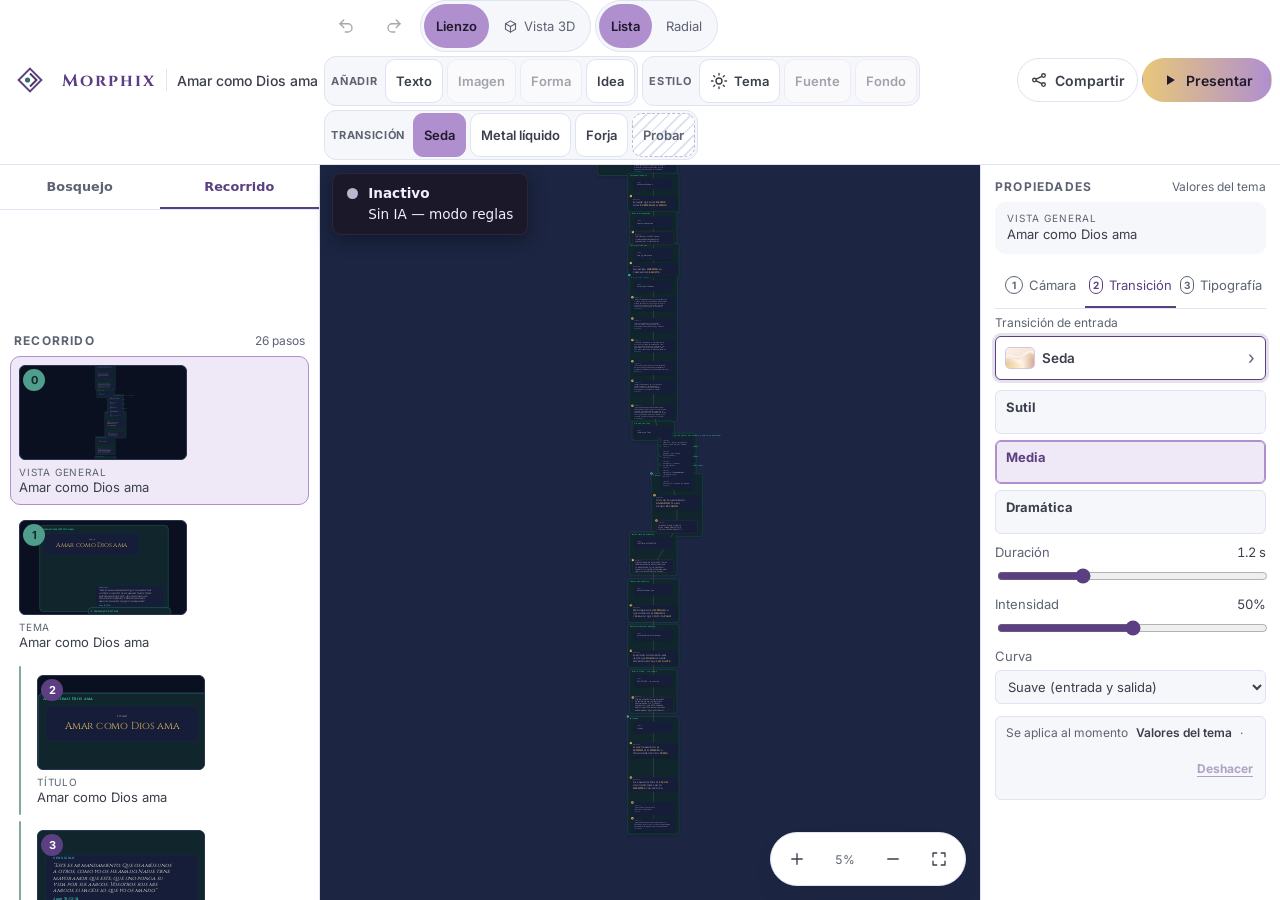
<file: index.html>
<!doctype html>
<html lang="es">
  <head>
    <meta charset="UTF-8" />
    <meta name="viewport" content="width=device-width, initial-scale=1.0, viewport-fit=cover" />
    <title>Morphix Presentation</title>
    <script type="module" crossorigin src="/assets/index-Cef36EdF.js"></script>
    <link rel="stylesheet" crossorigin href="/assets/index-D2eHSy5h.css">
  </head>
  <body>
    <div id="root"></div>
  </body>
</html>
</file>
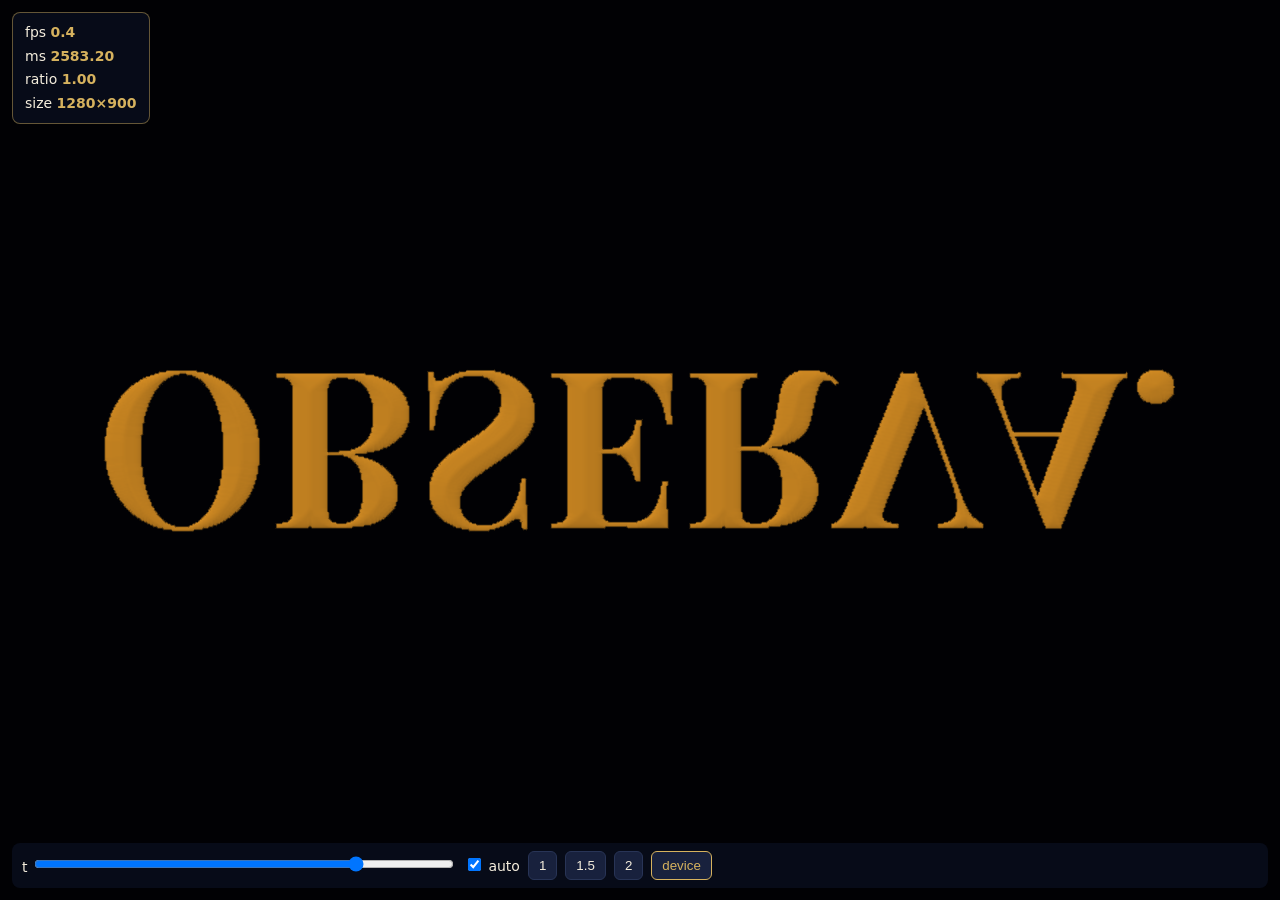
<file: prueba-shader/index.html>
<!doctype html>
<html lang="es">
  <head>
    <meta charset="UTF-8" />
    <meta name="viewport" content="width=device-width, initial-scale=1, viewport-fit=cover" />
    <link rel="icon" href="data:," />
    <title>metal-shader-0</title>
    <style>
      html,
      body {
        margin: 0;
        height: 100%;
        background: #0b1020;
        color: #f4eddd;
        font:
          14px/1.4 ui-sans-serif,
          system-ui,
          sans-serif;
      }
      #root {
        position: fixed;
        inset: 0;
      }
      #root canvas {
        display: block;
        width: 100%;
        height: 100%;
      }
      #hud {
        position: fixed;
        top: 12px;
        left: 12px;
        z-index: 2;
        display: grid;
        gap: 4px;
        padding: 10px 12px;
        background: rgba(11, 16, 32, 0.72);
        border: 1px solid rgba(214, 178, 94, 0.45);
        border-radius: 8px;
      }
      #hud b {
        font-variant-numeric: tabular-nums;
        color: #d6b25e;
      }
      #bar {
        position: fixed;
        left: 12px;
        right: 12px;
        bottom: 12px;
        z-index: 2;
        display: flex;
        flex-wrap: wrap;
        gap: 8px;
        align-items: center;
        padding: 8px 10px;
        background: rgba(11, 16, 32, 0.72);
        border-radius: 8px;
      }
      button {
        background: #18213d;
        color: #f4eddd;
        border: 1px solid #283456;
        border-radius: 6px;
        padding: 6px 10px;
      }
      button[aria-pressed='true'] {
        border-color: #d6b25e;
        color: #d6b25e;
      }
      input[type='range'] {
        width: min(420px, 60vw);
      }
    </style>
    <script type="module" crossorigin src="./assets/probe-DKAzV_KY.js"></script>
    <link rel="modulepreload" crossorigin href="./assets/opentype-CkibRBCm.js">
  </head>
  <body>
    <div id="root" data-testid="metal-shader"></div>
    <div id="hud">
      <div>fps <b id="fps">–</b></div>
      <div>ms <b id="ms">–</b></div>
      <div>ratio <b id="ratio">–</b></div>
      <div>size <b id="size">–</b></div>
    </div>
    <div id="bar">
      <label>t <input id="t" type="range" min="0" max="1" step="0.001" value="0" /></label>
      <label><input id="loop" type="checkbox" checked /> auto</label>
      <button type="button" data-pr="1">1</button>
      <button type="button" data-pr="1.5">1.5</button>
      <button type="button" data-pr="2">2</button>
      <button type="button" data-pr="device" aria-pressed="true">device</button>
    </div>
  </body>
</html>
</file>
<file: assets/index-D2eHSy5h.css>
:root,[data-theme=noche]{color-scheme:dark;--mx-bg: #0b1020;--mx-surface: #111830;--mx-raised: #18213d;--mx-border: #283456;--mx-text: #f4eddd;--mx-text-muted: #b9b2a2;--mx-accent: #d6b25e;--mx-accent-strong: #e9cb83;--mx-on-accent: #1a1405;--mx-secondary: #3db5a6;--mx-tertiary: #d0708a;--mx-frame-topic: #10262c;--mx-frame-subtopic: #161d38;--mx-grid: #1c2541}[data-theme=marfil]{color-scheme:light;--mx-bg: #f6f0e3;--mx-surface: #fffbf2;--mx-raised: #efe6d2;--mx-border: #d3c5a8;--mx-text: #141a2e;--mx-text-muted: #4e546a;--mx-accent: #7a5a12;--mx-accent-strong: #5e450c;--mx-on-accent: #fffbf2;--mx-secondary: #1e6e66;--mx-tertiary: #7c2d42;--mx-frame-topic: #e2eee9;--mx-frame-subtopic: #fffdf7;--mx-grid: #e4d9c2}@font-face{font-family:Mx Cinzel;src:url(/fonts/Cinzel.ttf) format("truetype");font-display:swap}@font-face{font-family:Mx Cormorant;src:url(/fonts/CormorantGaramond.ttf) format("truetype");font-display:swap}@font-face{font-family:Mx Inter;src:url(/fonts/Inter.ttf) format("truetype");font-display:swap}@font-face{font-family:Mx Playfair;src:url(/fonts/PlayfairDisplay.ttf) format("truetype");font-display:swap}@font-face{font-family:Mx Montserrat;src:url(/fonts/Montserrat.ttf) format("truetype");font-display:swap}@font-face{font-family:Mx Lora;src:url(/fonts/Lora.ttf) format("truetype");font-display:swap}@font-face{font-family:Mx Bebas;src:url(/fonts/BebasNeue-Regular.ttf) format("truetype");font-display:swap}@font-face{font-family:Mx Merriweather;src:url(/fonts/Merriweather.ttf) format("truetype");font-display:swap}:root{--ui-bg: #ffffff;--ui-bg-2: #f6f7fb;--ui-line: #dfe3f2;--ui-active: #b08fcf;--ui-active-soft: #efe8f6;--ui-on-active: #1f1a2b;--ui-primary: #5b3f82;--ui-primary-strong: #4a3270;--ui-on-primary: #ffffff;--ui-text: #3a3f4b;--ui-text-muted: #5d6373;--ui-gold: #d9b56a;--ui-gold-soft: #f7efdc;--ui-on-gold: #2a2110;--ui-success: #4f9d8c;--ui-success-text: #2f6e60;--ui-on-success: #0f2a24;--ui-error: #c4607a;--ui-error-text: #9a3a54;--ui-error-bg: #faedf1;--ui-warning: #c99a5b;--ui-warning-text: #8a5f25;--ui-shadow: 0 12px 32px -18px rgb(43 33 70 / .35);--ui-presentar: linear-gradient(90deg, #e8c77a, #b08fcf);--pr-bg: #0f0d16;--pr-panel: #1c1828;--pr-border: #2c2540;--pr-gold: #e8c77a;--pr-lavender: #b08fcf;--pr-text: #f3eefb;--pr-text-muted: #bdb4cf;--pr-on-gold: #1f1a2b;--doc-bg: var(--mx-bg);--doc-surface: var(--mx-surface);--doc-raised: var(--mx-raised);--doc-border: var(--mx-border);--doc-text: var(--mx-text);--doc-text-muted: var(--mx-text-muted);--doc-accent: var(--mx-accent);--doc-accent-strong: var(--mx-accent-strong);--doc-on-accent: var(--mx-on-accent);--doc-secondary: var(--mx-secondary);--doc-tertiary: var(--mx-tertiary);--mx-radius: 10px;--mx-radius-sm: 6px;--mx-topbar-h: 56px;--mx-sidebar-w: 320px;--mx-props-w: 300px;--mx-host-inset: 0px;--mx-inset-bottom: max(env(safe-area-inset-bottom, 0px), var(--mx-host-inset, 0px));--mx-ui-font: "Mx Inter", system-ui, sans-serif;font-family:var(--mx-ui-font);background:var(--mx-bg);color:var(--mx-text)}*{box-sizing:border-box}html,body,#root{margin:0;height:100%;height:100dvh;overflow:hidden;overscroll-behavior:none}button,input,select{font:inherit;color:inherit}button{cursor:pointer}button:disabled{cursor:not-allowed;opacity:.45}:focus-visible{outline:2px solid var(--mx-accent);outline-offset:2px}.mx-app{display:grid;position:relative;grid-template-columns:var(--mx-sidebar-w) minmax(0,1fr) var(--mx-props-w);grid-template-rows:calc(var(--mx-topbar-h) + env(safe-area-inset-top,0px)) minmax(0,1fr);grid-template-areas:"top top top" "side stage props";height:100%;height:100dvh;min-height:0;padding-bottom:var(--mx-inset-bottom)}.mx-topbar{grid-area:top;position:absolute;top:0;right:0;left:0;z-index:46;display:flex;flex-wrap:wrap;align-items:center;gap:6px;max-width:100%;height:auto;min-height:calc(var(--mx-topbar-h) + env(safe-area-inset-top,0px));padding:env(safe-area-inset-top,0px) max(8px,env(safe-area-inset-right,0px)) 4px max(8px,env(safe-area-inset-left,0px));background:var(--mx-surface);border-bottom:1px solid var(--mx-border)}.mx-brand{display:flex;align-items:center;gap:10px;min-width:0}.mx-brand-lockup{display:flex;flex-direction:column;justify-content:center;min-width:0}.mx-wordmark{font-family:Mx Cinzel,serif;font-weight:700;letter-spacing:.12em;color:var(--mx-accent);font-size:17px;flex-shrink:0;white-space:nowrap}.mx-save-status{font-family:Mx Inter,sans-serif;font-size:10px;font-weight:600;letter-spacing:0;line-height:1.1;color:var(--ui-success-text);white-space:nowrap}.mx-save-status[data-state=saving]{color:var(--ui-text-muted)}.mx-doc-title{margin:0;font-size:14px;font-weight:500;white-space:nowrap;overflow:hidden;text-overflow:ellipsis}.mx-divider{width:1px;height:22px;background:var(--mx-border)}.mx-toolbar,.mx-actions,.mx-group,.mx-file-actions{display:flex;flex-wrap:wrap;align-items:center;gap:4px;max-width:100%}.mx-toolbar{flex:1 1 240px;min-width:min(100%,240px)}.mx-actions{justify-content:flex-end;margin-left:auto}.mx-icon-btn{display:inline-grid;place-items:center;width:44px;height:44px;border-radius:var(--mx-radius-sm);border:1px solid transparent;background:none}.mx-icon-btn:not(:disabled):hover{background:var(--mx-raised);border-color:var(--mx-border)}.mx-btn{display:inline-flex;align-items:center;justify-content:center;gap:7px;height:44px;min-height:44px;padding:0 12px;border-radius:999px;border:1px solid var(--mx-border);background:var(--mx-raised);font-size:14px;font-weight:600}.mx-tool{display:inline-flex;align-items:center;justify-content:center;gap:6px;min-width:44px;min-height:44px;height:44px;padding:0 10px;border-radius:10px;border:1px solid var(--ui-line);background:var(--ui-bg);color:var(--ui-text);font-size:13px;font-weight:600;line-height:1.1}.mx-tool[aria-pressed=true]{background:var(--ui-active);border-color:var(--ui-active);color:var(--ui-on-active)}.mx-group{padding:2px;border:1px solid var(--ui-line);border-radius:12px;background:var(--ui-bg-2)}.mx-group-label{padding:0 4px;font-size:11px;font-weight:700;letter-spacing:.06em;text-transform:uppercase;color:var(--ui-text-muted)}.mx-soon,.mx-menu,.mx-mas{position:relative}.mx-pop{position:fixed;top:calc(var(--mx-bar-bottom, 56px) + 6px);left:max(8px,env(safe-area-inset-left,0px));z-index:47;display:grid;gap:6px;width:min(280px,calc(100vw - max(8px,env(safe-area-inset-left,0px)) - max(8px,env(safe-area-inset-right,0px)) - 8px));max-height:calc(100dvh - var(--mx-bar-bottom, 56px) - var(--mx-inset-bottom, 0px) - 12px);overflow:auto;overscroll-behavior:contain;padding:8px;border-radius:12px;background:var(--ui-bg);border:1px solid var(--ui-line);box-shadow:var(--ui-shadow)}.mx-file-actions{display:grid;width:100%}.mx-file-actions .mx-tool,.mx-mas-panel .mx-tool{width:100%;justify-content:flex-start}.mx-menu-error{margin:0;color:var(--ui-error-text);font-size:13px}.mx-dialog-back{position:fixed;z-index:70;inset:0;bottom:var(--mx-inset-bottom, 0px);display:grid;place-items:center;padding:max(12px,env(safe-area-inset-top,0px)) max(12px,env(safe-area-inset-right,0px)) 12px max(12px,env(safe-area-inset-left,0px));background:#1f1a2b52}.mx-dialog{width:min(420px,100%);max-height:100%;overflow:auto;padding:16px;border-radius:12px;background:var(--ui-bg);color:var(--ui-text);border:1px solid var(--ui-line);box-shadow:var(--ui-shadow)}.mx-dialog h2{margin:0 0 8px;font-size:16px}.mx-dialog p,.mx-dialog li{font-size:14px;line-height:1.4}.mx-contextbar{position:fixed;z-index:32;display:flex;flex-wrap:wrap;gap:4px;width:max-content;max-width:calc(100vw - env(safe-area-inset-left,0px) - env(safe-area-inset-right,0px) - 16px);padding:6px;border-radius:12px;background:var(--ui-bg);color:var(--ui-text);border:1px solid var(--ui-line);box-shadow:var(--ui-shadow)}.mx-btn-ghost{background:none}.mx-btn-primary{background:var(--mx-accent);border-color:var(--mx-accent);color:var(--mx-on-accent);padding:0 18px}.mx-btn-primary:hover{background:var(--mx-accent-strong)}.mx-seg{display:inline-flex;padding:3px;gap:2px;border-radius:999px;background:var(--mx-raised);border:1px solid var(--mx-border)}.mx-seg button{display:inline-flex;align-items:center;gap:6px;border:0;background:none;padding:5px 12px;border-radius:999px;font-size:13px;color:var(--mx-text-muted)}.mx-seg button[aria-checked=true]{background:var(--mx-surface);color:var(--mx-text);box-shadow:inset 0 0 0 1px var(--mx-accent)}.mx-seg-full{display:flex}.mx-seg-full button{flex:1;justify-content:center}.mx-panel-header{display:flex;align-items:baseline;justify-content:space-between;padding:14px 14px 8px}.mx-panel-header h2{margin:0;font-size:12px;text-transform:uppercase;letter-spacing:.1em;color:var(--mx-text-muted)}.mx-count{font-size:12px;color:var(--mx-text-muted)}.mx-sidebar{grid-area:side;overflow-y:auto;background:var(--mx-surface);border-right:1px solid var(--mx-border)}.mx-steps{list-style:none;margin:0;padding:0 10px 16px;display:grid;gap:6px}.mx-step button{position:relative;display:grid;grid-template-columns:168px;gap:6px;width:100%;padding:8px;border-radius:var(--mx-radius);border:1px solid transparent;background:none;text-align:left}.mx-step button:hover{background:var(--mx-raised)}.mx-step button.is-active{border-color:var(--mx-accent);background:var(--mx-raised)}.mx-indent-1{padding-left:18px;position:relative}.mx-indent-1:before{content:"";position:absolute;left:9px;top:0;bottom:0;width:2px;border-radius:2px;background:var(--mx-secondary);opacity:.6}.mx-step-num{position:absolute;top:12px;left:12px;z-index:1;min-width:22px;height:22px;padding:0 6px;display:grid;place-items:center;border-radius:999px;font-size:11px;font-weight:700;background:var(--mx-accent);color:var(--mx-on-accent)}.mx-step-topic .mx-step-num,.mx-step-overview .mx-step-num{background:var(--mx-secondary);color:var(--mx-on-accent)}.mx-thumb{position:relative;overflow:hidden;border-radius:var(--mx-radius-sm);background:var(--mx-bg);border:1px solid var(--mx-border);pointer-events:none}.mx-step-text{display:grid;gap:1px;min-width:0}.mx-step-text small{font-size:10px;text-transform:uppercase;letter-spacing:.08em;color:var(--mx-text-muted)}.mx-step-text span{font-size:13px;line-height:1.3;display:-webkit-box;-webkit-line-clamp:2;-webkit-box-orient:vertical;overflow:hidden}.mx-stage{grid-area:stage;position:relative;min-width:0;min-height:0}.mx-editor-canvas,.mx-viewport{position:absolute;inset:0}.mx-viewport{overflow:hidden;touch-action:none;cursor:grab;background-color:var(--mx-bg);background-image:radial-gradient(circle,var(--mx-grid) 1.2px,transparent 1.4px)}.mx-viewport:active{cursor:grabbing}.mx-world{position:absolute;left:0;top:0;width:0;height:0;transform-origin:0 0}.mx-frame{position:absolute;border-radius:28px}.mx-topic{background:var(--mx-frame-topic);border:3px solid var(--mx-secondary);border-radius:48px;cursor:zoom-in;box-shadow:0 30px 80px -40px #0000008c}.mx-topic-title{position:absolute;left:40px;top:22px;display:flex;gap:14px;align-items:baseline;font-family:Mx Cinzel,serif;font-size:34px;font-weight:700;letter-spacing:.04em;color:var(--mx-secondary);white-space:nowrap}.mx-topic-title b{color:var(--mx-accent)}.mx-subtopic{display:flex;flex-direction:column;justify-content:center;gap:14px;padding:28px 44px;background:var(--mx-frame-subtopic);border:2px solid var(--mx-border);cursor:zoom-in;box-shadow:0 18px 50px -30px #0009}.mx-frame.is-selected{box-shadow:0 0 0 6px var(--mx-accent),0 30px 80px -40px #0009}.mx-frame-kind{font-family:var(--mx-ui-font);font-size:18px;font-weight:600;text-transform:uppercase;letter-spacing:.16em;color:var(--mx-text-muted)}.mx-kind-punchline .mx-frame-kind{color:var(--mx-accent)}.mx-kind-question .mx-frame-kind{color:var(--mx-tertiary)}.mx-kind-question{border-color:var(--mx-tertiary)}.mx-kind-cita .mx-frame-kind,.mx-kind-estudio .mx-frame-kind{color:var(--mx-secondary)}.mx-frame-text{margin:0;line-height:1.22;color:var(--mx-text);text-wrap:balance}.mx-kind-title{align-items:center;text-align:center}.mx-kind-title .mx-frame-text{color:var(--mx-accent)}.mx-kind-cita .mx-frame-text{font-style:italic}.mx-kind-estudio{align-items:center;text-align:center}.mx-keyword{background:none;color:var(--mx-accent);font-weight:700}.mx-frame-ref{font-size:22px;font-weight:600;color:var(--mx-secondary);letter-spacing:.04em}.mx-path{position:absolute;overflow:visible;pointer-events:none}.mx-path polyline{fill:none;stroke:var(--mx-accent);stroke-width:6;stroke-dasharray:2 18;stroke-linecap:round;opacity:.7}.mx-path-badge{position:absolute;transform:translate(-40%,-40%);min-width:52px;height:52px;padding:0 12px;display:grid;place-items:center;border-radius:999px;font-size:24px;font-weight:700;pointer-events:none;background:var(--mx-accent);color:var(--mx-on-accent);box-shadow:0 0 0 5px var(--mx-bg)}.mx-path-badge-topic{background:var(--mx-secondary)}.mx-world-thumb .mx-frame{box-shadow:none}.mx-zoom-controls{position:absolute;right:14px;bottom:14px;display:flex;align-items:center;gap:2px;padding:4px;border-radius:999px;background:var(--mx-surface);border:1px solid var(--mx-border);box-shadow:0 8px 24px -12px #00000080}.mx-zoom-controls button{display:grid;place-items:center;width:44px;height:44px;border:0;border-radius:999px;background:none}.mx-zoom-controls button:hover{background:var(--mx-raised)}.mx-zoom-controls output{min-width:48px;text-align:center;font-size:12px;color:var(--mx-text-muted);font-variant-numeric:tabular-nums}.stage,.canvas-wrap{position:relative;height:100%;min-height:0}.mx-props{grid-area:props;min-height:0;min-width:0;overflow-x:hidden;overflow-y:auto;overscroll-behavior:contain;touch-action:pan-y;background:var(--mx-surface);border-left:1px solid var(--mx-border);padding-bottom:20px}.mx-props-context{margin:0 14px 10px;padding:10px 12px;border-radius:var(--mx-radius);background:var(--mx-raised);display:grid;gap:2px}.mx-props-context small{font-size:10px;text-transform:uppercase;letter-spacing:.1em;color:var(--mx-text-muted)}.mx-props-context span{font-size:13px;line-height:1.35}.mx-tabs{display:grid;grid-template-columns:repeat(3,1fr);margin:0 14px;border-bottom:1px solid var(--mx-border)}.mx-tabs button{display:inline-flex;justify-content:center;align-items:center;gap:6px;padding:9px 4px;border:0;background:none;font-size:13px;color:var(--mx-text-muted);border-bottom:2px solid transparent}.mx-tabs button[aria-selected=true]{color:var(--mx-text);border-bottom-color:var(--mx-accent)}.mx-tab-num{display:inline-grid;place-items:center;width:18px;height:18px;border-radius:999px;font-size:10px;font-weight:700;border:1px solid currentColor}.mx-section{padding:6px 14px;display:grid;gap:10px}.mx-section h3{margin:10px 0 0;font-size:11px;text-transform:uppercase;letter-spacing:.1em;color:var(--mx-text-muted)}.mx-grid-2{display:grid;grid-template-columns:1fr 1fr;gap:6px}.mx-stack{display:grid;gap:6px}.mx-chip,.mx-card,.mx-font{border-radius:var(--mx-radius-sm);border:1px solid var(--mx-border);background:var(--mx-raised);padding:8px 10px;text-align:left;font-size:13px}.mx-card{display:grid;gap:3px}.mx-card span{font-size:12px;color:var(--mx-text-muted);line-height:1.35}.mx-font{display:flex;justify-content:space-between;align-items:baseline;gap:8px}.mx-font span{font-size:17px}.mx-font small{font-size:11px;color:var(--mx-text-muted);white-space:nowrap}.mx-chip[aria-checked=true],.mx-card[aria-checked=true],.mx-font[aria-checked=true]{border-color:var(--mx-accent);box-shadow:inset 0 0 0 1px var(--mx-accent)}.mx-card[aria-checked=true] b{color:var(--mx-accent)}.mx-field{display:grid;gap:6px;font-size:13px}.mx-field>span{display:flex;justify-content:space-between;color:var(--mx-text-muted)}.mx-field output{color:var(--mx-text);font-variant-numeric:tabular-nums}.mx-field input[type=range]{accent-color:var(--mx-accent);width:100%}.mx-field input[type=checkbox]{accent-color:var(--mx-accent);width:16px;height:16px}.mx-field select{padding:7px 8px;border-radius:var(--mx-radius-sm);border:1px solid var(--mx-border);background:var(--mx-raised)}.mx-node-text{margin:10px 14px 0}.mx-node-text input{width:100%;min-height:44px;padding:8px 10px;border:1px solid var(--mx-border);border-radius:var(--mx-radius-sm);background:var(--mx-bg);font-size:16px}.mx-note{margin:4px 0 0;font-size:12px;line-height:1.45;color:var(--mx-text-muted)}.mx-engine-gap{display:block;margin-top:2px;font-size:12px;line-height:1.35;color:var(--mx-tertiary)}.mx-apply{display:flex;flex-wrap:wrap;align-items:center;gap:6px 8px;margin:2px 0 0;padding:8px 10px;border-radius:var(--mx-radius-sm);border:1px solid var(--mx-border);background:var(--mx-bg);font-size:12px;line-height:1.35;color:var(--mx-text-muted)}.mx-apply-scope{color:var(--mx-text);font-weight:600}.mx-apply button{margin-left:auto;padding:4px 2px;border:0;background:none;color:var(--mx-accent);font-size:12px;font-weight:700;text-decoration:underline;text-underline-offset:3px}.mx-try:disabled{opacity:1;cursor:not-allowed;color:var(--mx-text-muted);background:repeating-linear-gradient(-45deg,var(--mx-bg),var(--mx-bg) 6px,var(--mx-raised) 6px,var(--mx-raised) 12px);border-style:dashed;box-shadow:none}.mx-try:disabled b{color:var(--mx-text-muted)}.mx-try-hint{margin:0;padding:8px 10px;border-radius:var(--mx-radius-sm);border:1px solid var(--mx-tertiary);background:color-mix(in srgb,var(--mx-tertiary) 14%,var(--mx-bg));color:var(--mx-text);font-size:13px;line-height:1.4}.mx-outline-panel[hidden],.mx-props[hidden]{display:none!important;visibility:hidden!important}.mx-outline-panel{grid-area:side;display:flex;flex-direction:column;min-height:0;min-width:0;overflow:hidden;background:var(--mx-surface);border-right:1px solid var(--mx-border)}.mx-outline-tabs{display:grid;grid-template-columns:1fr 1fr;gap:0;border-bottom:1px solid var(--mx-border);flex:0 0 auto}.mx-outline-tabs button{appearance:none;border:0;background:transparent;color:var(--mx-text-muted);font:600 .8rem/1.2 system-ui,sans-serif;padding:.7rem .5rem;cursor:pointer}.mx-outline-tabs button.is-active{color:var(--mx-text);box-shadow:inset 0 -2px 0 var(--mx-accent)}.mx-outline-bosquejo,.mx-outline-recorrido{display:flex;flex-direction:column;min-height:0;flex:1;overflow:hidden}.mx-outline-recorrido .mx-sidebar-embedded{border-right:0;flex:1 1 auto;min-height:0;height:auto;overflow-x:hidden;overflow-y:auto;overscroll-behavior:contain;touch-action:pan-y}.mx-outline-input{flex:0 0 auto;height:9.5rem;margin:0 .75rem;resize:vertical;min-height:6rem;max-height:40vh;border:1px solid var(--mx-border);border-radius:.4rem;background:var(--mx-bg);color:var(--mx-text);font:.78rem/1.35 ui-monospace,SFMono-Regular,Menlo,Consolas,monospace;padding:.55rem .65rem}.mx-outline-input:focus{outline:2px solid var(--mx-accent);outline-offset:1px}.mx-import-pdf{position:relative;height:28px;margin:0;padding:0 10px;font-size:12px;cursor:pointer;overflow:hidden;flex:0 0 auto}.mx-outline-bosquejo .mx-panel-header{align-items:center}.mx-import-pdf input{position:absolute;inset:0;margin:0;opacity:0;cursor:pointer;font-size:16px}.mx-outline-error{margin:.5rem .75rem 0;padding:.45rem .6rem;border-radius:.35rem;border:1px solid var(--ui-error);background:var(--ui-error-bg);color:var(--ui-error-text);font:.78rem/1.35 system-ui,sans-serif}.mx-unparsed{margin:.35rem .75rem 0;color:var(--ui-warning-text);font:.75rem/1.35 system-ui,sans-serif}.mx-unparsed summary{cursor:pointer}.mx-unparsed ul{margin:.2rem 0 0;padding-left:1.1rem}.mx-outline-nodes{list-style:none;margin:.6rem 0 0;padding:0 0 1rem;overflow-x:hidden;overflow-y:auto;overscroll-behavior:contain;touch-action:pan-y;flex:1;min-height:0}.mx-outline-node{display:grid;gap:.15rem;width:100%;text-align:left;border:0;border-bottom:1px solid var(--mx-border);background:transparent;color:var(--mx-text);padding:.55rem .75rem;cursor:pointer;font:inherit}.mx-outline-node:hover:not(:disabled){background:color-mix(in srgb,var(--mx-accent) 10%,transparent)}.mx-outline-node:disabled{opacity:.55;cursor:default}.mx-outline-node-meta small{color:var(--mx-text-muted);font-size:.7rem;letter-spacing:.02em}.mx-outline-node-text{display:-webkit-box;-webkit-line-clamp:3;-webkit-box-orient:vertical;overflow:hidden;font-size:.8rem;line-height:1.35}.mx-sr-only{position:absolute;width:1px;height:1px;padding:0;margin:-1px;overflow:hidden;clip:rect(0,0,0,0);white-space:nowrap;border:0}.mx-present{position:fixed;inset:0;bottom:var(--mx-inset-bottom, 0px);z-index:50;overflow:visible;outline:none;cursor:none;touch-action:none;background:radial-gradient(ellipse at 50% 40%,var(--mx-frame-subtopic),var(--mx-bg) 70%)}.mx-present-roll{position:absolute;inset:0;transform-origin:50% 50%;contain:paint}.mx-present .mx-frame{cursor:none}.mx-present .mx-frame-text{width:100%;min-width:0;max-width:100%;overflow:visible;overflow-wrap:break-word;white-space:normal;box-sizing:border-box}.mx-present .mx-topic-title{right:auto;max-width:calc(100% - 80px);white-space:normal;line-height:1.15}.mx-present .mx-present-caption{z-index:3;top:6vh;left:10vw;right:10vw;width:auto;margin:0;display:block;text-align:center;white-space:normal;font-size:40px;line-height:1.2;pointer-events:none;background:none;border:0;box-shadow:none}.mx-present .mx-frame.is-selected{box-shadow:none}.mx-present-clock{position:absolute;top:0;left:0;width:1px;height:1px;pointer-events:none;z-index:4}.mx-fade-layer{position:absolute;inset:0;pointer-events:none;overflow:visible;z-index:1;contain:paint}.mx-frame.is-fading{box-shadow:none}.mx-present-chrome{position:absolute;z-index:6;top:max(12px,env(safe-area-inset-top,0px));right:max(12px,env(safe-area-inset-right,0px));display:flex;gap:8px;pointer-events:none}.mx-present-chrome[hidden]{display:none!important}.mx-present-chrome button{pointer-events:auto;touch-action:manipulation;min-width:44px;min-height:44px;padding:0 16px;border-radius:999px;border:1px solid color-mix(in srgb,var(--mx-text) 35%,transparent);background:color-mix(in srgb,var(--mx-bg) 88%,#000);color:var(--mx-text);font:600 15px/1 var(--mx-ui-font);cursor:pointer}.mx-blank{position:absolute;inset:0}.mx-blank-black{background:#000}.mx-blank-white{background:#fff}.mx-goto-indicator{position:absolute;bottom:2.5rem;left:50%;transform:translate(-50%);z-index:2;padding:.55rem 1.1rem;border-radius:.5rem;font:600 1.25rem/1.2 system-ui,sans-serif;letter-spacing:.04em;color:#fff;background:#000000b8;pointer-events:none;user-select:none}.mx-presenter-chrome{position:fixed;top:calc(var(--mx-bar-bottom, 4.5rem) + 8px);left:calc(var(--mx-sidebar-w) + 12px);right:auto;z-index:20;display:flex;flex-direction:column;gap:.5rem;max-width:min(16rem,42vw);pointer-events:none}.mx-presenter-chrome .mx-verse-search{pointer-events:auto}.mx-assistant-indicator{display:flex;gap:.65rem;align-items:flex-start;padding:.65rem .85rem;border-radius:.55rem;background:#0c0e14e0;color:#f2f4f8;font:500 .85rem/1.35 system-ui,sans-serif;box-shadow:0 4px 18px #00000059;pointer-events:none}.mx-assistant-dot{width:.7rem;height:.7rem;margin-top:.2rem;border-radius:50%;flex-shrink:0;background:#6b7280}.mx-assistant-dot[data-phase=listening],.mx-assistant-dot[data-phase=following]{background:#22c55e;box-shadow:0 0 0 3px #22c55e40}.mx-assistant-dot[data-phase=holding]{background:#f59e0b}.mx-assistant-dot[data-phase=improvising],.mx-assistant-dot[data-phase=returning]{background:#a855f7}.mx-assistant-meta{display:flex;flex-direction:column;gap:.15rem}.mx-assistant-meta strong{font-weight:650}.mx-assistant-reason{opacity:.75;font-size:.78rem}.mx-verse-search{display:flex;flex-wrap:wrap;gap:.4rem;align-items:center;padding:.55rem .7rem;border-radius:.55rem;background:#0c0e14eb;color:#f2f4f8;font:500 .85rem/1.2 system-ui,sans-serif;box-shadow:0 4px 18px #00000059}.mx-verse-search input{flex:1 1 8rem;min-width:0;padding:.35rem .5rem;border:1px solid rgba(255,255,255,.2);border-radius:.35rem;background:#ffffff14;color:inherit}.mx-verse-search button{padding:.35rem .7rem;border:0;border-radius:.35rem;background:#6366f1;color:#fff;font-weight:600;cursor:pointer}.mx-detour-verse{position:absolute;z-index:2;box-sizing:border-box;display:flex;flex-direction:column;justify-content:center;align-items:center;gap:28px;padding:48px;text-align:center;color:#f8fafc;background:#080a10eb;border:3px solid var(--mx-accent, #d4a853);border-radius:28px;pointer-events:none}.mx-detour-ref{margin:0;font:700 42px/1.2 Mx Cinzel,serif;letter-spacing:.02em}.mx-detour-text{margin:0;max-width:860px;font:500 36px/1.45 Georgia,Times New Roman,serif}.mx-verse-echo{margin:0;padding:.4rem .7rem;border-radius:.45rem;background:#0c0e14e0;color:#e2e8f0;font:500 .85rem/1.3 ui-monospace,monospace;pointer-events:none}.mx-drawer-toggles{display:flex;gap:6px}.mx-drawer-toggle{position:relative}.mx-toggle-icon{display:none;width:18px;height:18px}.mx-toggle-icon svg{display:block}.mx-veil{position:fixed;z-index:35;top:var(--mx-bar-bottom, 56px);right:0;bottom:var(--mx-inset-bottom, 0px);left:0;margin:0;padding:0;border:0;background:#00000073}.mx-mas{position:relative}.mx-mas-panel{position:fixed;top:calc(var(--mx-bar-bottom, 56px) + 6px);right:max(8px,env(safe-area-inset-right,0px));left:auto;z-index:47;display:grid;gap:8px;width:min(300px,calc(100vw - max(8px,env(safe-area-inset-left,0px)) - max(8px,env(safe-area-inset-right,0px)) - 8px));max-height:calc(100dvh - var(--mx-bar-bottom, 56px) - var(--mx-inset-bottom, 0px) - 12px);overflow-x:hidden;overflow-y:auto;overscroll-behavior:contain;touch-action:pan-y;padding:10px;border-radius:12px;background:var(--mx-surface);border:1px solid var(--mx-border);box-shadow:0 16px 40px -20px #0000008c}.mx-mas-panel .mx-seg,.mx-mas-panel .mx-group,.mx-mas-panel .mx-file-actions{min-width:0;max-width:100%}.mx-mas-panel .mx-tool{height:auto;white-space:normal;text-align:left}@media(min-width:1280px){.mx-app{--mx-sidebar-w: 320px;--mx-props-w: 300px}}@media(min-width:1024px){.mx-outline-panel,.mx-props,.mx-sidebar{padding-top:max(0px,calc(var(--mx-bar-bottom, 56px) - var(--mx-topbar-h)))}}@media(min-width:1024px)and (max-width:1279px){.mx-app{--mx-sidebar-w: 220px;--mx-props-w: 260px}.mx-app[data-outline=closed]{--mx-sidebar-w: 0px}.mx-app[data-props=closed]{--mx-props-w: 0px}.mx-app[data-outline=closed]~.mx-presenter-chrome{left:max(12px,env(safe-area-inset-left,0px))}.mx-tabs{margin:0 8px}.mx-tabs button{gap:3px;padding-left:0;padding-right:0;font-size:12px}.mx-tab-num{flex-shrink:0;width:16px;height:16px}}@media(max-width:1023px),(max-height:499px)and (pointer:coarse){.mx-app{grid-template-columns:minmax(0,1fr);grid-template-rows:calc(var(--mx-topbar-h) + env(safe-area-inset-top,0px)) minmax(0,1fr);grid-template-areas:"top" "stage"}.mx-outline-panel,.mx-props{position:fixed;z-index:40;top:var(--mx-bar-bottom, 56px);bottom:var(--mx-inset-bottom, 0px);width:min(480px,calc(100vw - 48px));max-width:92vw}.mx-outline-panel{left:env(safe-area-inset-left,0px);right:auto}.mx-props{right:env(safe-area-inset-right,0px);left:auto}.mx-presenter-chrome{left:max(12px,env(safe-area-inset-left,0px))}.mx-app[data-outline=open]~.mx-presenter-chrome,.mx-app[data-props=open]~.mx-presenter-chrome{visibility:hidden}}@media(max-width:1279px),(max-height:499px)and (pointer:coarse){.mx-app{grid-template-rows:calc(var(--mx-topbar-h) + env(safe-area-inset-top,0px)) minmax(0,1fr)}.mx-topbar{display:flex;flex-wrap:wrap;align-items:center;column-gap:6px;row-gap:4px;position:absolute;top:0;right:0;left:0;z-index:46;min-width:0;max-width:100%;height:auto;min-height:calc(var(--mx-topbar-h) + env(safe-area-inset-top,0px))}.mx-brand{flex:1 0 auto;min-width:max-content}.mx-toolbar,.mx-actions,.mx-drawer-toggles{flex:0 0 auto}.mx-actions{margin-left:auto}.mx-doc-title,.mx-brand>.mx-divider{display:none}.mx-tabs{grid-template-columns:repeat(3,minmax(0,1fr))}}@media(max-width:699px),(max-height:499px)and (pointer:coarse){.mx-toggle-label{position:static;width:auto;height:auto;padding:0;margin:0;overflow:visible;clip:auto;white-space:nowrap;border:0;font-size:11px;font-weight:600;line-height:1.1;letter-spacing:0}.mx-wordmark{font-size:15px;letter-spacing:.06em}.mx-drawer-toggle{width:auto;min-width:44px;height:auto;padding:4px 8px;flex-direction:column;gap:1px;justify-content:center}.mx-toggle-icon{display:block}.mx-btn{padding-left:10px;padding-right:10px}.mx-brand{flex:0 0 auto;gap:6px}.mx-toolbar{flex:0 1 auto;min-width:0}.mx-topbar{column-gap:4px}}@media(max-height:499px)and (pointer:coarse){.mx-topbar{flex-wrap:nowrap;column-gap:4px}.mx-brand{flex:0 1 auto;gap:4px;min-width:0}.mx-wordmark{font-size:13px;letter-spacing:.02em}.mx-toolbar{min-width:0}.mx-drawer-toggle{padding:2px 6px}.mx-topbar .mx-btn,.mx-topbar .mx-tool{padding-left:8px;padding-right:8px}.mx-thumb{display:none}.mx-step button{padding:6px 10px 6px 40px;gap:2px}.mx-panel-header{padding:6px 10px 4px}.mx-outline-input{height:4.5rem;min-height:3.2rem;max-height:5rem}}.mx-phone-bar{position:fixed;z-index:36;right:0;bottom:var(--mx-inset-bottom, 0px);left:0;display:flex;align-items:stretch;gap:6px;height:var(--mx-phone-bar, 56px);padding:6px max(8px,env(safe-area-inset-right,0px)) 6px max(8px,env(safe-area-inset-left,0px));background:var(--mx-surface);border-top:1px solid var(--mx-border)}.mx-phone-bar .mx-drawer-toggle{flex:1 1 0;min-width:44px;min-height:44px;height:auto}.mx-sheet-chrome{display:flex;flex:0 0 auto;gap:8px;align-items:center;padding:8px 10px 0}.mx-sheet-chrome .mx-btn{flex:1 1 0}.mx-lite-hint{margin:0;padding:8px 12px;color:var(--mx-text-muted);font-size:13px;line-height:1.35}.mx-lite-hint .mx-btn{display:flex;width:100%;margin-top:8px}.mx-mode-pick{display:grid;grid-template-columns:1fr 1fr;gap:6px}.mx-mode-pick button{justify-content:center;min-height:44px;white-space:normal;text-align:center}.mx-app[aria-hidden=true] .mx-phone-bar{visibility:hidden}@media(max-width:699px){.mx-app[data-phone=bottom]{padding-bottom:calc(var(--mx-inset-bottom, 0px) + var(--mx-phone-bar, 56px))}.mx-app[data-phone=bottom] .mx-veil{bottom:calc(var(--mx-inset-bottom, 0px) + var(--mx-phone-bar, 56px))}.mx-app[data-phone=bottom] .mx-outline-panel,.mx-app[data-phone=bottom] .mx-props{top:auto;right:0;bottom:calc(var(--mx-inset-bottom, 0px) + var(--mx-phone-bar, 56px));left:0;width:auto;max-width:none;height:min(50dvh,calc(100dvh - var(--mx-bar-bottom, 56px) - var(--mx-inset-bottom, 0px) - var(--mx-phone-bar, 56px) - 12px));border:0;border-radius:18px 18px 0 0;box-shadow:0 -12px 40px #1f1a2b2e}.mx-app[data-phone=bottom][data-sheet-size=full] .mx-outline-panel,.mx-app[data-phone=bottom][data-sheet-size=full] .mx-props{top:var(--mx-bar-bottom, 56px);height:auto;bottom:calc(var(--mx-inset-bottom, 0px) + var(--mx-phone-bar, 56px) + var(--mx-vv-keyboard, 0px))}.mx-app[data-phone=bottom] .mx-props[data-lite=on]:not([data-advanced=on]) .mx-tabs{grid-template-columns:1fr}}@media(max-height:499px)and (pointer:coarse){.mx-app[data-phone=side] .mx-outline-panel,.mx-app[data-phone=side] .mx-props{top:var(--mx-bar-bottom, 56px);right:env(safe-area-inset-right,0px);bottom:var(--mx-inset-bottom, 0px);left:auto;width:min(420px,58vw);max-width:none;height:auto;border-radius:16px 0 0 16px}.mx-app[data-phone=side] .mx-outline-panel{display:grid;grid-template-columns:minmax(0,1fr) auto;grid-template-rows:auto minmax(0,1fr)}.mx-app[data-phone=side] .mx-sheet-chrome{grid-column:2;grid-row:1;align-self:center;padding:0 6px 0 0}.mx-app[data-phone=side] .mx-outline-tabs{grid-column:1;grid-row:1}.mx-app[data-phone=side] .mx-outline-bosquejo,.mx-app[data-phone=side] .mx-outline-recorrido{grid-column:1 / -1;grid-row:2;min-height:0}.mx-app[data-phone=side] .mx-outline-bosquejo .mx-panel-header{padding:2px 8px 0}.mx-app[data-phone=side] .mx-import-pdf{height:32px;min-height:32px}.mx-app[data-phone=side] .mx-outline-input{height:2.75rem;min-height:0;max-height:2.75rem;margin-top:4px}.mx-app[data-phone=side] .mx-outline-nodes{margin-top:4px}.mx-app[data-phone=side] .mx-props[data-lite=on]:not([data-advanced=on]) .mx-tabs{grid-template-columns:1fr}}@media(max-width:699px),(max-height:499px)and (pointer:coarse){.mx-outline-input,.mx-field select,.mx-picker-search input,.mx-verse-search input{font-size:16px}textarea,select,input:not([type=checkbox]):not([type=radio]):not([type=range]):not([type=file]):not([type=button]):not([type=submit]){font-size:16px}}.mx-app button,.mx-app [role=tab],.mx-app [role=radio],.mx-contextbar button,.mx-pop button,.mx-dialog button{min-width:44px;min-height:44px;touch-action:manipulation}@media(pointer:coarse){button,[role=tab],[role=radio]{min-width:44px;min-height:44px;touch-action:manipulation}}html[data-pointer=coarse] button,html[data-pointer=coarse] [role=tab],html[data-pointer=coarse] [role=radio]{min-width:44px;min-height:44px;touch-action:manipulation}.mx-app~.mx-present~.mx-presenter-chrome{visibility:visible;top:1rem;right:1rem;left:auto;z-index:60;max-width:min(22rem,90vw)}@media(prefers-reduced-motion:reduce){.mx-outline-panel,.mx-props,.mx-veil,.mx-mas-panel{transition:none;animation:none}}.mx-topbar,.mx-sidebar,.mx-outline-panel,.mx-props,.mx-mas-panel,.mx-phone-bar,.mx-zoom-controls{color-scheme:light;--mx-bg: var(--ui-bg-2);--mx-surface: var(--ui-bg);--mx-raised: var(--ui-bg-2);--mx-border: var(--ui-line);--mx-text: var(--ui-text);--mx-text-muted: var(--ui-text-muted);--mx-accent: var(--ui-primary);--mx-accent-strong: var(--ui-primary-strong);--mx-on-accent: var(--ui-on-primary);--mx-secondary: var(--ui-success-text);--mx-tertiary: var(--ui-error-text);color:var(--ui-text)}.mx-thumb{--mx-bg: var(--doc-bg);--mx-surface: var(--doc-surface);--mx-raised: var(--doc-raised);--mx-border: var(--doc-border);--mx-text: var(--doc-text);--mx-text-muted: var(--doc-text-muted);--mx-accent: var(--doc-accent);--mx-accent-strong: var(--doc-accent-strong);--mx-on-accent: var(--doc-on-accent);--mx-secondary: var(--doc-secondary);--mx-tertiary: var(--doc-tertiary);color:var(--doc-text)}.mx-wordmark{color:var(--ui-primary)}.mx-zoom-controls,.mx-mas-panel{box-shadow:var(--ui-shadow)}.mx-veil{background:#1f1a2b52}.mx-seg button[aria-checked=true]{background:var(--ui-active);color:var(--ui-on-active);box-shadow:none;font-weight:600}.mx-tabs button[aria-selected=true],.mx-outline-tabs button.is-active{color:var(--ui-primary)}.mx-step button:hover{background:var(--ui-bg-2)}.mx-step button.is-active{border-color:var(--ui-active);background:var(--ui-active-soft)}.mx-step-topic .mx-step-num,.mx-step-overview .mx-step-num{background:var(--ui-success);color:var(--ui-on-success)}.mx-chip[aria-checked=true],.mx-card[aria-checked=true],.mx-font[aria-checked=true]{background:var(--ui-active-soft);border-color:var(--ui-active);box-shadow:inset 0 0 0 1px var(--ui-active)}.mx-card[aria-checked=true] b{color:var(--ui-primary)}.mx-outline-node:hover:not(:disabled){background:var(--ui-active-soft)}.mx-engine-gap{color:var(--ui-warning-text)}.mx-topbar .mx-btn-primary{background:var(--ui-presentar);border-color:transparent;color:var(--ui-on-active)}.mx-topbar .mx-btn-primary:hover{background:var(--ui-presentar);filter:brightness(1.05) saturate(1.1)}.mx-try:not(:disabled){background:var(--ui-gold-soft);border-color:var(--ui-gold);box-shadow:inset 0 0 0 1px var(--ui-gold)}.mx-try:not(:disabled) b{color:var(--ui-on-gold)}.mx-try:not(:disabled):hover{background:var(--ui-gold)}.mx-try:not(:disabled):hover span{color:var(--ui-on-gold)}.mx-try-hint{border:1px solid var(--ui-active);background:var(--ui-active-soft);color:var(--ui-text)}.mx-present-chrome button{border:1px solid var(--pr-border);background:color-mix(in srgb,var(--pr-panel) 92%,transparent);color:var(--pr-text)}.mx-present-chrome button:hover{border-color:var(--pr-lavender)}.mx-present-chrome button:focus-visible,.mx-verse-search :focus-visible{outline-color:var(--pr-gold)}.mx-goto-indicator,.mx-assistant-indicator,.mx-verse-search,.mx-verse-echo{background:color-mix(in srgb,var(--pr-panel) 94%,transparent);border:1px solid var(--pr-border);color:var(--pr-text)}.mx-goto-indicator{color:var(--pr-gold)}.mx-assistant-reason{opacity:1;color:var(--pr-text-muted)}.mx-assistant-dot{background:var(--pr-text-muted)}.mx-assistant-dot[data-phase=listening],.mx-assistant-dot[data-phase=following]{background:var(--ui-success);box-shadow:0 0 0 3px color-mix(in srgb,var(--ui-success) 30%,transparent)}.mx-assistant-dot[data-phase=holding]{background:var(--ui-warning)}.mx-assistant-dot[data-phase=improvising],.mx-assistant-dot[data-phase=returning]{background:var(--pr-lavender)}.mx-verse-search input{border:1px solid var(--pr-border);background:var(--pr-bg)}.mx-verse-search button{background:var(--pr-gold);color:var(--pr-on-gold)}.mx-try:disabled{background:repeating-linear-gradient(-45deg,var(--ui-bg),var(--ui-bg) 6px,var(--ui-line) 6px,var(--ui-line) 8px);border-color:#b9bfd6}.mx-entry-block{display:grid;gap:6px}.mx-entry-label{font-size:12px;color:var(--mx-text-muted)}.mx-entry{display:flex;align-items:center;gap:8px;width:100%;min-height:44px;padding:6px 10px;border-radius:var(--mx-radius-sm);border:1px solid var(--mx-accent);background:var(--mx-surface);box-shadow:0 0 0 3px color-mix(in srgb,var(--mx-accent) 15%,transparent);text-align:left}.mx-entry-name{flex:1;min-width:0;font-size:13.5px;font-weight:600}.mx-entry>span[aria-hidden=true]{color:var(--mx-text-muted);font-size:18px}.mx-tthumb{position:relative;display:block;width:100%;aspect-ratio:10 / 7;border-radius:12px;overflow:hidden;background:var(--mx-raised);box-shadow:0 0 0 1px color-mix(in srgb,var(--mx-accent) 28%,transparent)}.mx-tthumb-mini{width:28px;height:20px;flex:0 0 auto;aspect-ratio:auto;border-radius:4px}.mx-tthumb-art{position:absolute;inset:0;transform-origin:center}.mx-tthumb-art svg{display:block;width:100%;height:100%}.mx-picker-scrim{position:fixed;inset:0;z-index:44;background:color-mix(in srgb,var(--mx-text) 42%,transparent)}.mx-picker[data-previewing=true],.mx-picker-scrim[data-previewing=true]{visibility:hidden}.mx-picker{color:var(--mx-text);background:var(--mx-surface)}.mx-picker-sheet{position:fixed;z-index:45;right:0;bottom:var(--mx-inset-bottom, 0px);left:0;display:flex;flex-direction:column;max-height:calc(var(--mx-vv-height, 100dvh) - var(--mx-bar-bottom, 56px) - var(--mx-inset-bottom, 0px) - 8px);border-radius:24px 24px 0 0;box-shadow:0 -10px 40px color-mix(in srgb,var(--mx-text) 25%,transparent);padding-right:env(safe-area-inset-right,0px);padding-left:env(safe-area-inset-left,0px)}@media(max-height:499px){.mx-picker-sheet{top:calc(var(--mx-bar-bottom, 56px) + 8px);max-height:none;overflow:hidden}.mx-picker-sheet .mx-grab{display:none}.mx-picker-sheet .mx-picker-body{flex:1 1 auto;min-height:0;overflow:auto}.mx-picker-sheet .mx-picker-foot{padding-bottom:8px}.mx-picker-sheet .mx-picker-chips{padding-top:8px;padding-bottom:0;row-gap:8px}.mx-picker-sheet .mx-tcard{flex-basis:84px}}.mx-picker-dock{position:absolute;z-index:45;right:20px;bottom:20px;left:20px;border:1px solid var(--mx-border);border-radius:16px;box-shadow:0 14px 40px color-mix(in srgb,var(--mx-text) 16%,transparent);padding:16px 0 14px}.mx-grab{width:40px;height:5px;margin:10px auto 6px;border-radius:3px;background:var(--mx-border)}.mx-picker-head{flex:0 0 auto}.mx-picker-head-row{display:flex;align-items:flex-start;justify-content:space-between;gap:12px;padding:4px 20px 0}.mx-picker-titles{min-width:0}.mx-picker-sheet .mx-picker-titles{flex:1 1 0;overflow:hidden}.mx-picker-titles h2{margin:0;font-size:20px;font-weight:700;letter-spacing:-.01em}.mx-picker-dock .mx-picker-titles h2{font-size:16px}.mx-picker-sub{margin:3px 0 0;overflow:hidden;font-size:12.5px;color:var(--mx-text-muted);text-overflow:ellipsis;white-space:nowrap}.mx-picker-sheet .mx-picker-sub{display:block;width:100%;min-width:0;max-width:100%;overflow:hidden;text-overflow:ellipsis;white-space:nowrap;word-break:normal;overflow-wrap:normal}.mx-picker-sub b{color:var(--mx-text);font-weight:600}.mx-picker-head-actions{display:flex;flex:0 0 auto;gap:8px;align-items:center}.mx-icon-round{display:inline-grid;place-items:center;width:36px;height:36px;min-width:36px;min-height:36px;padding:0;border:1px solid var(--mx-border);border-radius:999px;background:var(--mx-surface);color:var(--mx-text)}.mx-picker-icon{width:18px;height:18px;fill:none;stroke:currentColor;stroke-width:1.8;stroke-linecap:round;stroke-linejoin:round;pointer-events:none}.mx-picker-search{display:flex;gap:8px;align-items:center;height:34px;padding:0 12px;border:1px solid var(--mx-border);border-radius:999px;background:var(--mx-bg);color:var(--mx-text-muted)}.mx-picker-dock .mx-picker-search{width:190px}.mx-picker-search-sheet{margin:10px 20px 0}.mx-picker-search input{width:100%;min-width:0;padding:0;border:0;outline:none;background:transparent;color:var(--mx-text);font-size:13px}.mx-picker-search input::placeholder{color:var(--mx-text-muted)}.mx-picker-body{min-height:0;overflow:auto;touch-action:pan-y}.mx-picker-chips{display:flex;flex-wrap:wrap;gap:8px;align-items:center;padding:14px 20px 4px}.mx-picker button.mx-filter{height:32px;min-width:0;min-height:32px;padding:0 14px;border:1px solid var(--mx-border);border-radius:999px;background:var(--mx-surface);color:var(--mx-text-muted);font-size:13.5px;font-weight:500;white-space:nowrap}.mx-picker button.mx-filter[aria-pressed=true]{border-color:var(--mx-accent);background:var(--mx-accent);color:var(--mx-on-accent);font-weight:600}.mx-picker-count{margin-left:auto;color:var(--mx-text-muted);font-size:12.5px;white-space:nowrap}.mx-strip-wrap{position:relative}.mx-strip{display:flex;gap:12px;width:100%;min-width:0;overflow-x:auto;padding:10px 20px 8px;scroll-snap-type:x mandatory;scroll-padding-inline:20px;touch-action:pan-x;overscroll-behavior-x:contain}.mx-strip:after{content:"";flex:0 0 1px;scroll-snap-align:end}.mx-picker-dock .mx-strip{gap:16px;padding-right:64px}.mx-strip::-webkit-scrollbar{height:0}.mx-tcard{display:flex;flex:0 0 100px;flex-direction:column;gap:8px;align-items:center;padding:2px;scroll-snap-align:start;border:0;background:none;color:inherit;text-align:center;cursor:pointer}.mx-picker-dock .mx-tcard{flex-basis:118px}.mx-tcard[aria-disabled=true]{cursor:default}.mx-tcard[aria-selected=true] .mx-tthumb{box-shadow:0 0 0 2.5px var(--mx-surface),0 0 0 5px var(--mx-accent)}.mx-tname{max-width:100%;overflow:hidden;font-size:13px;font-weight:500;text-overflow:ellipsis;white-space:nowrap}.mx-tcard[aria-selected=true] .mx-tname{color:var(--mx-accent);font-weight:700}.mx-tcard[aria-disabled=true] .mx-tname{color:var(--mx-text-muted)}.mx-tcheck{position:absolute;top:6px;right:6px;display:grid;place-items:center;width:22px;height:22px;border-radius:50%;background:var(--mx-accent);color:var(--mx-on-accent);box-shadow:0 0 0 2px var(--mx-surface)}.mx-tcheck svg{width:13px;height:13px;fill:none;stroke:currentColor;stroke-width:3;stroke-linecap:round;stroke-linejoin:round}.mx-tsoon,.mx-tengine{position:absolute;border-radius:999px;background:var(--mx-surface);color:var(--mx-text);font-weight:700}.mx-tsoon{bottom:6px;left:6px;padding:3px 6px;border:1px solid var(--mx-border);font-size:9.5px;letter-spacing:.06em}.mx-tengine{right:4px;bottom:4px;left:4px;padding:2px 3px;border-radius:6px;font-size:8.5px;line-height:1.2;text-align:center}.mx-strip-next{position:absolute;top:calc(50% - 22px);right:12px;z-index:1;display:grid;place-items:center;width:34px;height:34px;min-width:34px;min-height:34px;padding:0;border:1px solid var(--mx-border);border-radius:50%;background:var(--mx-surface);color:var(--mx-text);font-size:20px;box-shadow:0 4px 12px color-mix(in srgb,var(--mx-text) 15%,transparent)}.mx-dots{display:flex;gap:5px;justify-content:center;margin:8px 0 0}.mx-dots i{display:block;width:6px;height:6px;border-radius:3px;background:var(--mx-border)}.mx-dots i.is-on{width:18px;background:var(--mx-accent)}.mx-picker-empty{margin:12px 20px 8px;color:var(--mx-text-muted);font-size:14px}.mx-picker-foot{flex:0 0 auto;padding-bottom:var(--mx-inset-bottom)}.mx-picker-dock .mx-picker-foot{display:flex;gap:12px;align-items:center;justify-content:space-between;margin-top:8px;padding:14px 20px 0;border-top:1px solid var(--mx-raised)}.mx-picker-selected{margin:0;color:var(--mx-text-muted);font-size:12.5px}.mx-picker-selected b{color:var(--mx-text);font-weight:600}.mx-picker-actions{display:flex;gap:10px}.mx-picker-sheet .mx-picker-actions{padding:16px 20px 8px}.mx-picker-sheet .mx-picker-actions .mx-picker-probar{flex:0 0 132px}.mx-picker-sheet .mx-picker-actions .mx-picker-aplicar{flex:1}.mx-picker .mx-picker-btn{display:inline-flex;gap:8px;align-items:center;justify-content:center;height:44px;min-height:44px;padding:0 18px;border-radius:12px;font-size:15px;font-weight:600}.mx-picker-dock .mx-picker-btn{height:38px;min-height:38px;border-radius:10px;font-size:14px}@media(pointer:coarse){.mx-picker-head-row{padding-bottom:8px}.mx-picker-chips{row-gap:16px;padding-bottom:12px}.mx-picker button.mx-filter,.mx-picker .mx-picker-btn,.mx-picker button.mx-icon-round[aria-label=Cerrar]{position:relative}.mx-picker button.mx-filter:before,.mx-picker .mx-picker-btn:before,.mx-picker button.mx-icon-round[aria-label=Cerrar]:before{content:"";position:absolute;top:50%;left:50%;width:max(100%,44px);height:max(100%,44px);transform:translate(-50%,-50%)}}.mx-picker-probar{border:1px solid var(--mx-accent);background:var(--mx-surface);color:var(--mx-accent)}.mx-picker-aplicar{border:1px solid var(--mx-accent);background:var(--mx-accent);color:var(--mx-on-accent)}.mx-picker-aplicar:disabled{opacity:.45}.mx-picker .mx-try:disabled{opacity:1;border-style:dashed;border-color:var(--mx-border);background:var(--mx-raised);color:var(--mx-text-muted)}.mx-picker .mx-try-hint{margin:0 20px 8px}.mx-picker-play{width:14px;height:14px;fill:currentColor}.mx-sr{position:absolute;width:1px;height:1px;padding:0;margin:-1px;overflow:hidden;clip:rect(0,0,0,0);white-space:nowrap;border:0}html[data-transition-picker=sheet] .mx-props,html[data-transition-picker=sheet] .mx-outline-panel,html[data-transition-picker=sheet] .mx-veil,html[data-transition-picker=sheet] .mx-zoom-controls,html[data-transition-picker=sheet] .mx-presenter-chrome,html[data-transition-picker=sheet] .mx-phone-bar,html[data-transition-picker=dock] .mx-zoom-controls,html[data-transition-picker=dock] .mx-phone-bar{visibility:hidden!important}html[data-transition-picker=sheet]:has(.mx-picker[data-previewing=true]) .mx-phone-bar,html[data-transition-picker=dock]:has(.mx-picker[data-previewing=true]) .mx-phone-bar{visibility:visible!important}@media(max-width:1023px){html[data-transition-picker=dock] .mx-props,html[data-transition-picker=dock] .mx-outline-panel,html[data-transition-picker=dock] .mx-veil,html[data-transition-picker=dock] .mx-presenter-chrome,html[data-transition-picker=dock] .mx-phone-bar{visibility:hidden!important}}@media(hover:hover)and (prefers-reduced-motion:no-preference){.mx-tcard:hover .mx-tthumb-art-seda,.mx-tcard[aria-selected=true] .mx-tthumb-art-seda,.mx-tcard[data-pressed=true] .mx-tthumb-art-seda{animation:mx-silk 1.6s ease-in-out infinite}.mx-tcard:hover .mx-tthumb-art-metal-liquido,.mx-tcard[aria-selected=true] .mx-tthumb-art-metal-liquido,.mx-tcard[data-pressed=true] .mx-tthumb-art-metal-liquido{animation:mx-metal 1.4s ease-in-out infinite}.mx-tcard:hover .mx-tthumb-art-forja,.mx-tcard[aria-selected=true] .mx-tthumb-art-forja,.mx-tcard[data-pressed=true] .mx-tthumb-art-forja{animation:mx-forge 1.3s ease-in-out infinite}.mx-tcard:hover .mx-tthumb-art-fundido,.mx-tcard[data-pressed=true] .mx-tthumb-art-fundido{animation:mx-fundido 1.5s ease-in-out infinite}.mx-tcard:hover .mx-tthumb-art-origami,.mx-tcard[data-pressed=true] .mx-tthumb-art-origami{animation:mx-origami 1.5s ease-in-out infinite}}@media(hover:none)and (prefers-reduced-motion:no-preference){.mx-tcard[aria-selected=true] .mx-tthumb-art-seda,.mx-tcard[data-pressed=true] .mx-tthumb-art-seda{animation:mx-silk 1.6s ease-in-out infinite}.mx-tcard[aria-selected=true] .mx-tthumb-art-metal-liquido,.mx-tcard[data-pressed=true] .mx-tthumb-art-metal-liquido{animation:mx-metal 1.4s ease-in-out infinite}.mx-tcard[aria-selected=true] .mx-tthumb-art-forja,.mx-tcard[data-pressed=true] .mx-tthumb-art-forja{animation:mx-forge 1.3s ease-in-out infinite}.mx-tcard[data-pressed=true] .mx-tthumb-art-fundido{animation:mx-fundido 1.5s ease-in-out infinite}.mx-tcard[data-pressed=true] .mx-tthumb-art-origami{animation:mx-origami 1.5s ease-in-out infinite}}.mx-picker[data-previewing=true] .mx-tthumb-art{animation-play-state:paused}@media(prefers-reduced-motion:reduce){.mx-tthumb-art,.mx-picker .mx-tthumb-art{animation:none!important}}@keyframes mx-silk{0%,to{transform:translate(0)}50%{transform:translate(-8%)}}@keyframes mx-metal{0%,to{transform:translateY(0) scale(1)}50%{transform:translateY(-5%) scale(1.05)}}@keyframes mx-forge{0%,to{opacity:.82}50%{opacity:1}}@keyframes mx-fundido{0%,to{opacity:1}50%{opacity:.62}}@keyframes mx-origami{0%,to{transform:rotate(0)}50%{transform:rotate(-7deg)}}
</file>
